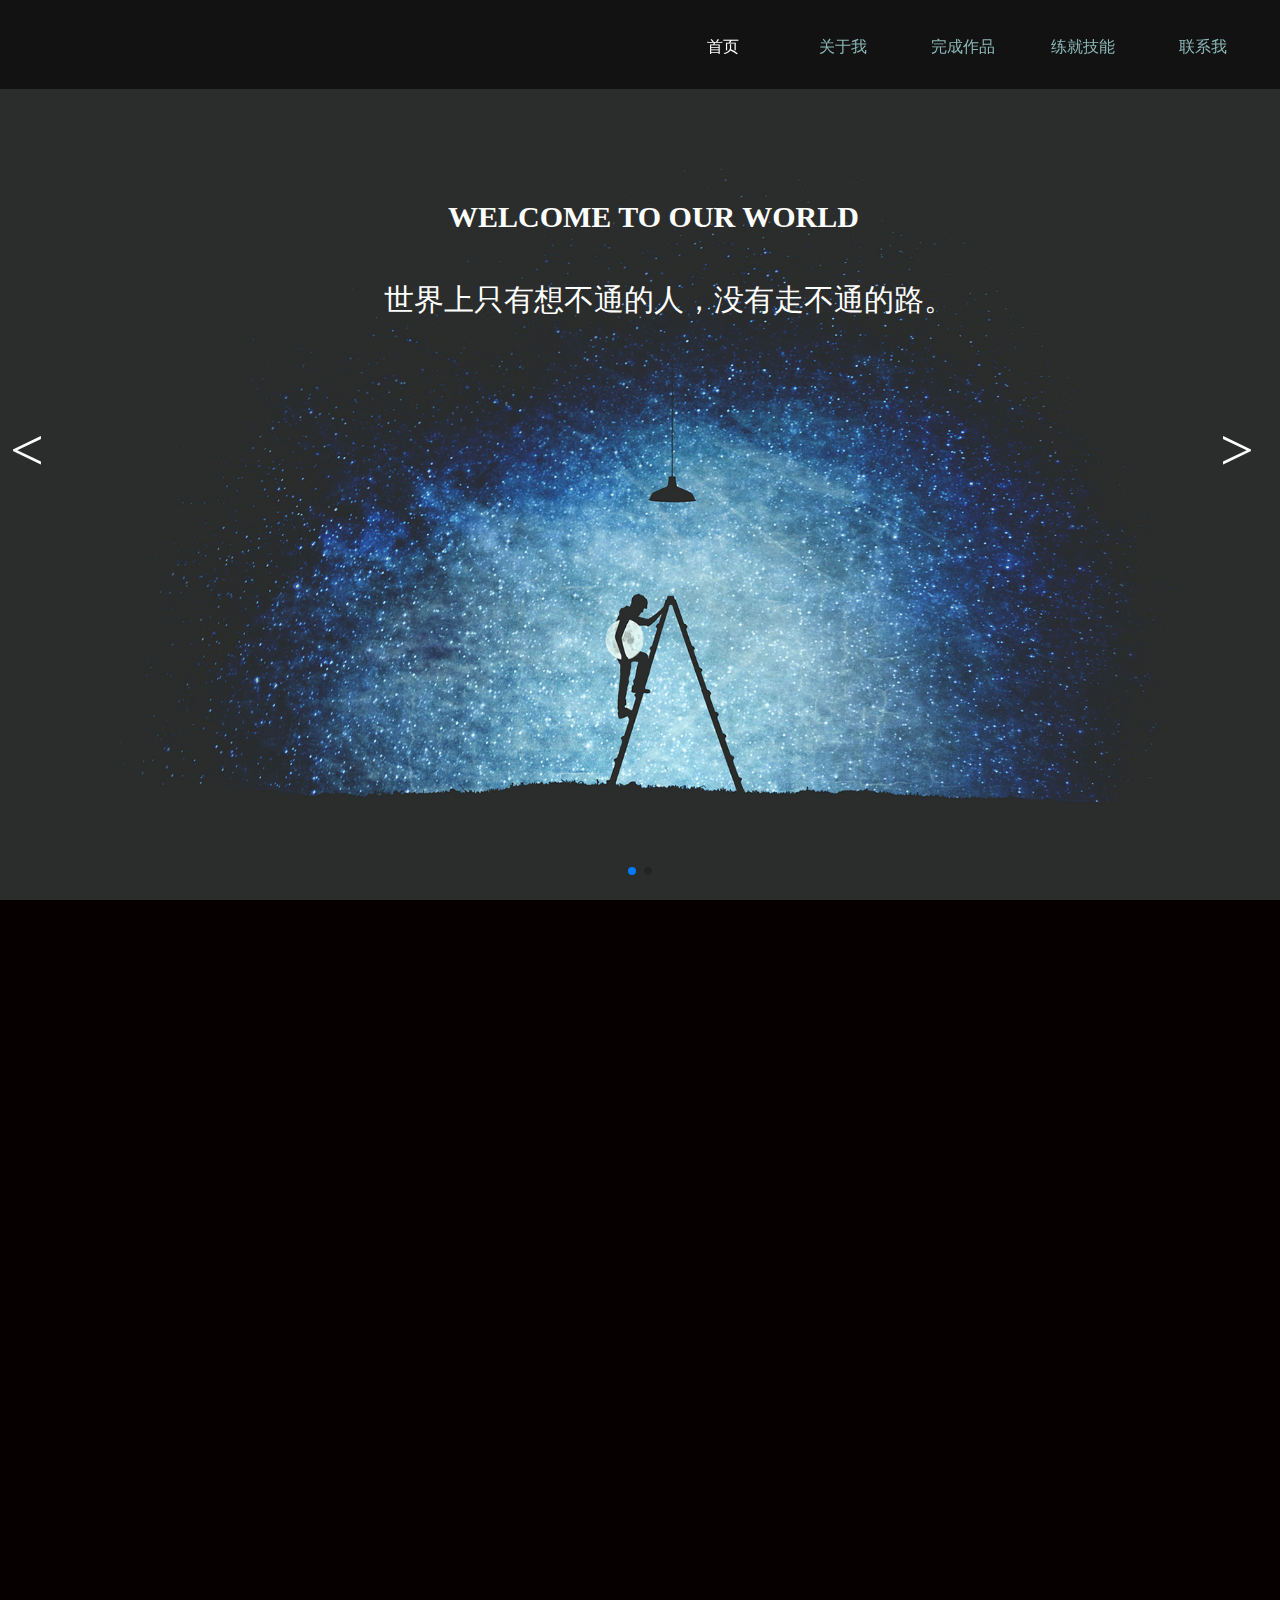
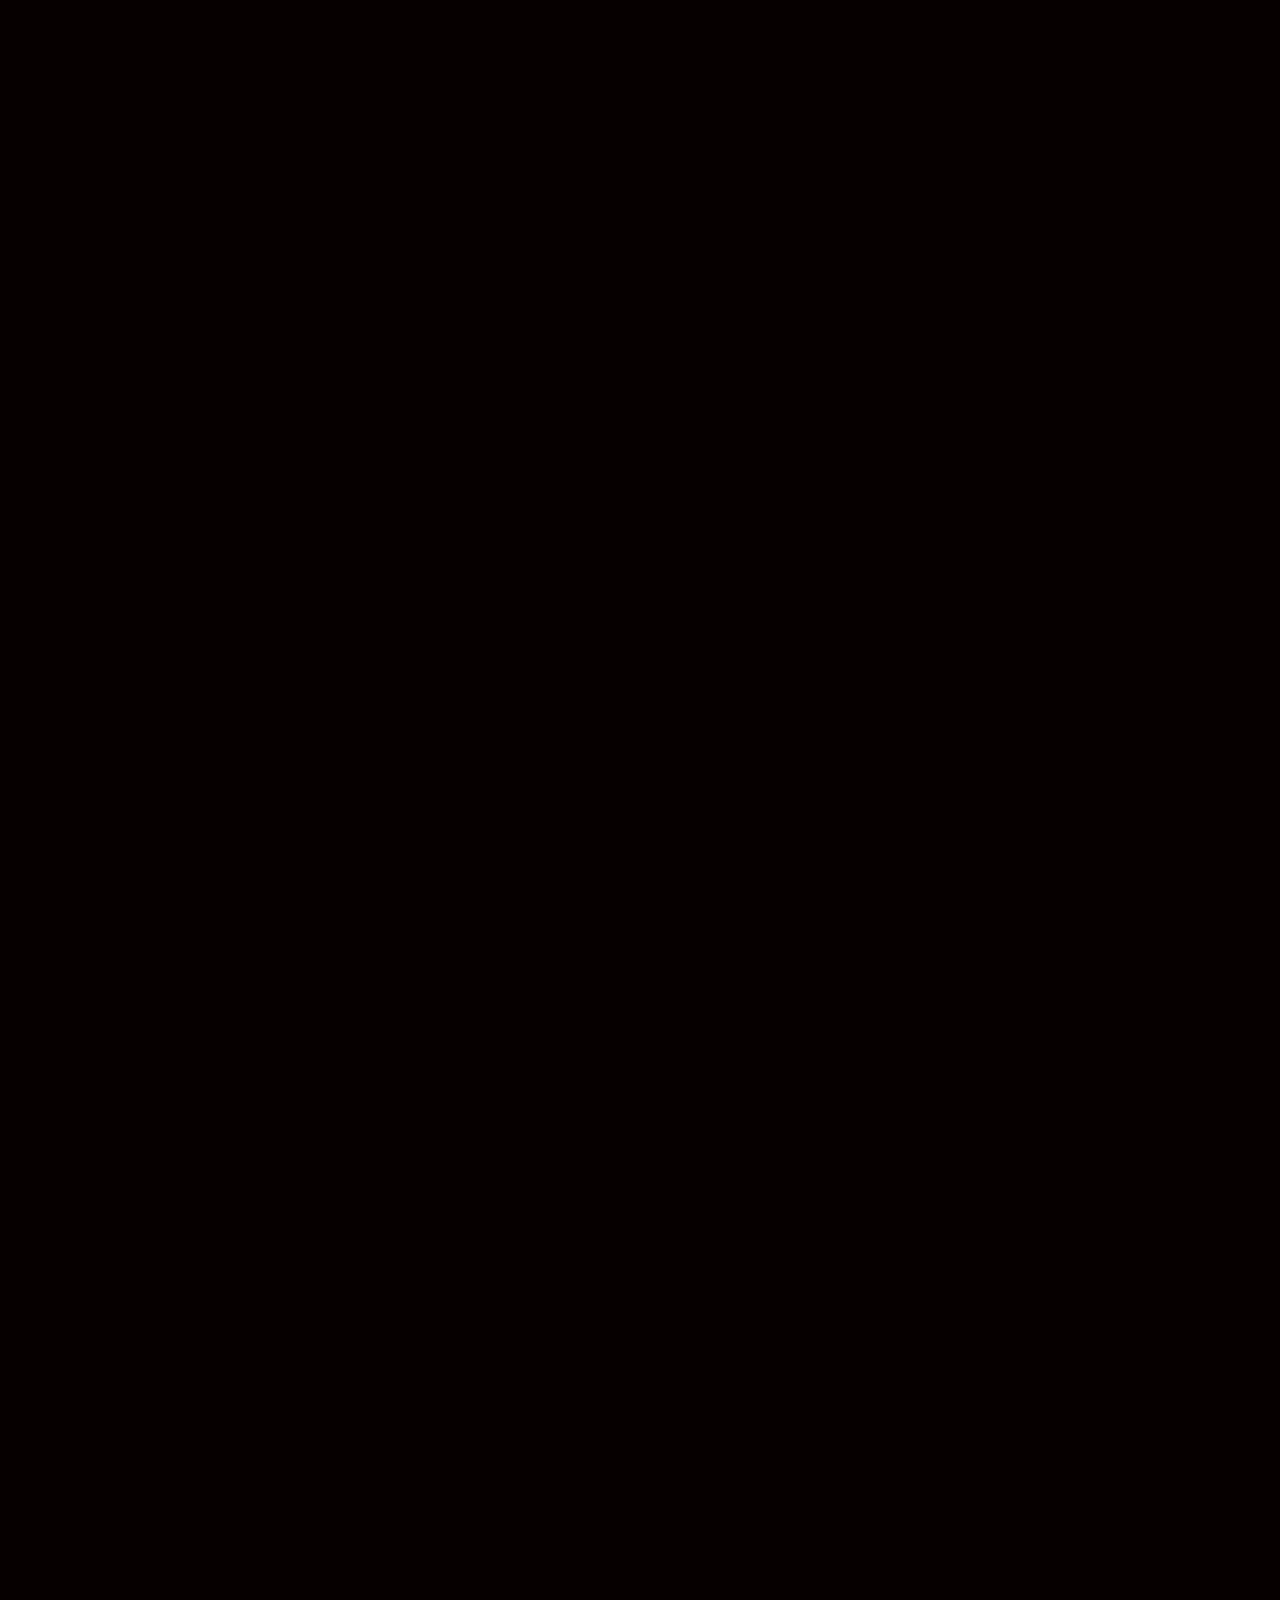
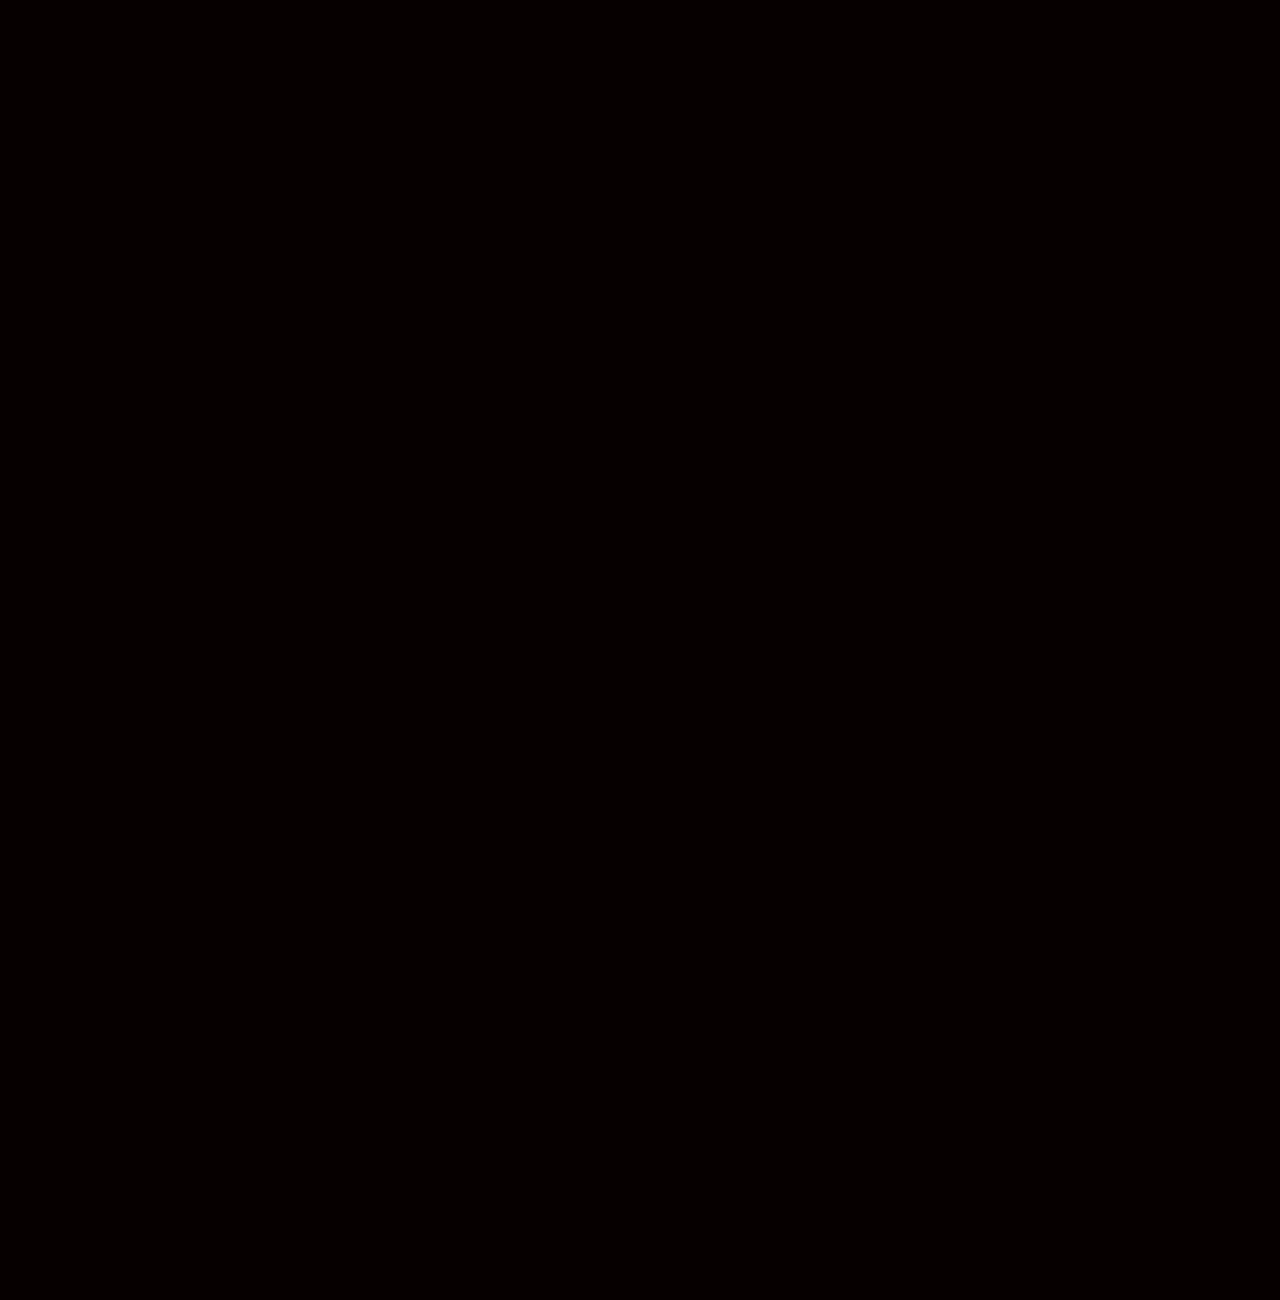
<file: index.html>
<!doctype html>
<html lang="en">
<head>
    <meta charset="UTF-8">
    <meta name="viewport"
          content="width=device-width, user-scalable=no, initial-scale=1.0, maximum-scale=1.0, minimum-scale=1.0">
    <meta http-equiv="X-UA-Compatible" content="ie=edge">
    <title>个人简历</title>
    <link rel="stylesheet" href="css/jquery.fullPage.css">
    <link rel="stylesheet" href="css/swiper.min.css">
    <link rel="stylesheet" href="css/index.css">
    <link rel="stylesheet" href="iconfont/iconfont.css">

</head>
<body>
<div id="container">
    <div id="menu">
        <div class="qu">
            <div class="logo"></div>
            <ul>
                <li data-menuanchor="p1"><a href="#p1" class="active">首页</a></li>
                <li data-menuanchor="p2"><a href="#p2">关于我</a></li>
                <li data-menuanchor="p3"><a href="#p3">完成作品</a></li>
                <li data-menuanchor="p4"><a href="#p4">练就技能</a></li>
                <li data-menuanchor="p5"><a href="#p5">联系我</a></li>
            </ul>
        </div>
    </div>
    <div class="section">
        <div class="swiper-container">
            <div class="swiper-wrapper">
                <div class="swiper-slide">
                    <img src="img/1214905.jpg" alt="">
                    <h2>WELCOME TO OUR WORLD</h2>
                    <p>世界上只有想不通的人，没有走不通的路。</p>
                </div>
                <div class="swiper-slide">
                    <img src="img/bg5.jpg" alt="">
                </div>
            </div>
            <!-- Add Pagination -->
            <div class="swiper-pagination"></div>
            <!-- Add Arrows -->
            <div class="swiper-next">&gt;</div>
            <div class="swiper-prev">&lt;</div>
        </div>
    </div>
    <div class="section">
        <div class="spq">
            <div class="two-left">
                <h2>ABOU</h2>
                <p>没有什么可以阻挡， </p>
                <div class="pl">
                    <img src="img/p2.jpg" alt="">
                </div>
            </div>
            <div class="two-right">
            <h2>T ME</h2>
            <p>我对自由的向往~</p>
            <div class="lp">
                <h3>自我介绍</h3>
                <span>  我叫张研研，21岁，家住山西临汾。<br>

					                        我一直认为用心、踏实是做好每一件是的基础，是取得成功必不可少的条件，而热情、真诚是待人必不可少的条件，也是取得良好人际关系的必要条件。<br>

					                        我相信世上无难事只怕有心人，积极乐观、自信细心的性格让我在学习生活中表现突出收获颇丰，也相信这些品质可以为我今后的工作带来些许优势，让我以更踏实地心态去完成好每一件工作。</span>
            </div>
        </div>
        </div>
    </div>
    <div class="section">
        <div class="set">
            <div class="ops">
            <div class="scene">
                <div class="xiamu">
                    <h1>完成作品</h1>
                    <p>只有一条路不能选择--那就是放弃的路；只有一条路不能拒绝--那就是成长的路。</p>
                </div>
                <ul>
                    <li>
                        <a class="neib" href="https://xiaoxi123qwe.github.io/xiaomi/">
                            <img src="img/gallery_02.jpg" alt="" class="xu">
                            <div class="zheb">
                                <div class="dak">
                                    <div class="qq">
                                        <div class="yuan"><i class="liu iconfont icon-sousuo"></i></div>
                                        <div class="yuan"><i class="liu iconfont icon-lianjie"></i></div>
                                    </div>
                                    <h2>小米商城</h2>
                                    <p>Logo Design</p>
                                </div>
                            </div>
                        </a>
                    </li>
                    <li>
                        <a class="neib" href="https://xiaoxi123qwe.github.io/suning/">
                            <img src="img/gallery_04.jpg" alt="" class="xu">
                            <div class="zheb">
                                <div class="dak">
                                    <div class="qq">
                                        <div class="yuan"><i class="liu iconfont icon-sousuo"></i></div>
                                        <div class="yuan"><i class="liu iconfont icon-lianjie"></i></div>
                                    </div>
                                    <h2>苏宁官网</h2>
                                    <p>Logo Design</p>
                                </div>
                            </div>
                        </a>
                    </li>
                    <li>
                        <a class="neib" href="https://xiaoxi123qwe.github.io/tianmao/">
                            <img src="img/gallery_03.jpg" alt="" class="xu">
                            <div class="zheb">
                                <div class="dak">
                                    <div class="qq">
                                        <div class="yuan"><i class="liu iconfont icon-sousuo"></i></div>
                                        <div class="yuan"><i class="liu iconfont icon-lianjie"></i></div>
                                    </div>
                                    <h2>天猫官网</h2>
                                    <p>Logo Design</p>
                                </div>
                            </div>
                        </a>
                    </li>
                    <li>
                        <a class="neib" href="https://xiaoxi123qwe.github.io/yiju/">
                            <img src="img/gallery_05.jpg" alt="" class="xu">
                            <div class="zheb">
                                <div class="dak">
                                    <div class="qq">
                                        <div class="yuan"><i class="liu iconfont icon-sousuo"></i></div>
                                        <div class="yuan"><i class="liu iconfont icon-lianjie"></i></div>
                                    </div>
                                    <h2>宜居时代</h2>
                                    <p>Logo Design</p>
                                </div>
                            </div>
                        </a>
                    </li>
                    <li>
                        <a class="neib" href="https://xiaoxi123qwe.github.io/weather/">
                            <img src="img/gallery_01.jpg" alt="" class="xu">
                            <div class="zheb">
                                <div class="dak">
                                    <div class="qq">
                                        <div class="yuan"><i class="liu iconfont icon-sousuo"></i></div>
                                        <div class="yuan"><i class="liu iconfont icon-lianjie"></i></div>
                                    </div>
                                    <h2>天气APP</h2>
                                    <p>Logo Design</p>
                                </div>
                            </div>
                        </a>
                    </li>
                    <li>
                        <a class="neib" href="https://xiaoxi123qwe.github.io/todo/index.html">
                            <img src="img/gallery_01.jpg" alt="" class="xu">
                            <div class="zheb">
                                <div class="dak">
                                    <div class="qq">
                                        <div class="yuan"><i class="liu iconfont icon-sousuo"></i></div>
                                        <div class="yuan"><i class="liu iconfont icon-lianjie"></i></div>
                                    </div>
                                    <h2>todo</h2>
                                    <p>Logo Design</p>
                                </div>
                            </div>
                        </a>
                    </li>
                </ul>
                <div class="next"> ></div>
                <div class="prev">< </div>
            </div>
        </div>
        </div>
    </div>
    <div class="section">
        <div class="swiper-container">
            <div class="swiper-wrapper">
                <div class="swiper-slide">
                    <div class="cd">
                        <div class="jie">
                            <h1>练就技能</h1>
                            <p>生活不是等待风暴过去，而是学会在雨中翩翩起舞。</p>
                        </div>
                        <div class="item">
                            <div class="web">
                                <img src="img/jn1.jpg" alt="">
                                <h4>素描</h4>
                                <p>素描是绘画的基础，绘画的骨骼。</p>
                            </div>
                            <div class="web">
                                <img src="img/jn2.jpg" alt="">
                                <h4>PhotoShop</h4>
                                <p>Adobe Photoshop，简称“PS”，是由Adobe Systems开发和发行的图像处理软件。</p>
                            </div>
                            <div class="web">
                                <img src="img/jn3.jpg" alt="">
                                <h4>HTML</h4>
                                <p>超级文本标记语言是标准通用标记语言下的一个应用，也是一种规范，一种标准， 它通过标记符号来标记要显示的网页中的各个部分。</p>
                            </div>
                        </div>
                    </div>
                </div>
                <div class="swiper-slide">
                    <div class="cd">
                        <div class="jie">
                            <h1>练就技能</h1>
                            <p>生活不是等待风暴过去，而是学会在雨中翩翩起舞。</p>
                        </div>
                        <div class="item">
                            <div class="web">
                                <img src="img/jn4.jpg" alt="">
                                <h4>css</h4>
                                <p>层叠样式表(英文全称：Cascading Style Sheets)是一种用来表现HTML（标准通用标记语言的一个应用）或XML（标准通用标记语言的一个子集）等文件样式的计算机语言。</p>
                            </div>
                            <div class="web">
                                <img src="img/jn5.jpg" alt="">
                                <h4>JavaScript</h4>
                                <p>JavaScript是一种属于网络的脚本语言,已经被广泛用于Web应用开发,常用来为网页添加各式各样的动态功能,为用户提供更流畅美观的浏览效果。</p>
                            </div>
                            <div class="web">
                                <img src="img/jn6.jpg" alt="">
                                <h4>PHP</h4>
                                <p>PHP（外文名:PHP: Hypertext Preprocessor，中文名：“超文本预处理器”）是一种通用开源脚本语言。</p>
                            </div>
                        </div>
                    </div>
                </div>
            </div>
            <!-- Add Pagination -->
            <div class="swiper-pagination"></div>
            <!-- Add Arrows -->
            <div class="swiper-next">&gt;</div>
            <div class="swiper-prev">&lt;</div>
        </div>
    </div>
    <div class="section">
        <div class="rw">
        <div class="ta">
            <div class="container">
                <div class="muxu">
                    <h1>联系我</h1>
                    <p>耐得住寂寞，做得成大事。</p>
                </div>
                <div class="row">
                    <div class="row_left">
                        <input type="text" placeholder="write you name" name="neme" id="fc">
                        <input type="email" placeholder="writer you email" name="email" id="fb">
                        <textarea name="" id="" cols="30" rows="6"></textarea>
                        <input type="submit" value="提交" id="fn">
                    </div>
                    <div class="row_right">
                            <div class="hans">
                            <div class="hang">
                                <div class="fax">
                                    <i class="iconfont icon-icon"></i>
                                </div>
                                <p>太原市平阳路学府街口<br>凯通大厦</p>
                        </div>
                        </div>
                        <div class="hans">
                            <div class="hang">
                                <div class="fax"><i class="iconfont icon-dingdanxiangqingdadianhua"></i></div>
                                <p>手机号：15235799534<br> qq:2209564882</p>
                        </div>
                        </div>
                        <div class="hans">
                            <div class="hang">
                                <div class="fax"><i class="iconfont icon-youjian"></i></div>
                                <p>邮箱号：<br>2209564882@qq.com</p>
                            </div>
                        </div>
                    </div>
                </div>
            </div>
        </div>
        </div>
    </div>
    <!--5屏完-->
</div>
</body>
<script src="js/jquery-3.2.1.js"></script>
<script src="js/jquery.easing.1.3.js"></script>
<script src="js/jquery.fullPage.min.js"></script>
<script src="js/swiper.min.js"></script>
<script src="js/jquery.transit.js"></script>
<script src="js/index.js"></script>
<script>
    $("#container").fullpage({
        verticalCentered: false,
        anchors: ["p1", "p2", "p3", "p4", "p5"],
        // sectionsColor: ["#ccc", "yellow", "red", "#f88", "#99f"],
        scrollingSpeed: 1000,
        navigation: true,
        navigationPosition: "right",
        // navigationTooltips: ["111", "222", "333", "444"],
        continuousVertical: true,
        fixedElements: "#menu",
        menu: "#menu",
        afterLoad: function (anchor, index) {
            if (index === 2) {
                $(".two-left").css("transform", "translateX(0)");
                $(".two-right").css("transform", "translateX(0)");
            }
            if (index === 3) {
                $(".scene ul")
                    .css("transform", "scale(1)")
                $(".xiamu")
                    .css("transform","translateY(0)")
            }
        },
        onLeave: function (index) {
            if (index === 2) {
                $(".two-left").css("transform", "translateX(-1000px)");
                $(".two-right").css("transform", "translateX(1000px)");
            }
            if(index===3){
                $(".scene ul")
                    .css("transform", "scale(0)")
                $(".xiamu")
                    .css("transform","translateY(-500)")
            }
        }
    });
</script>
</html>
</file>
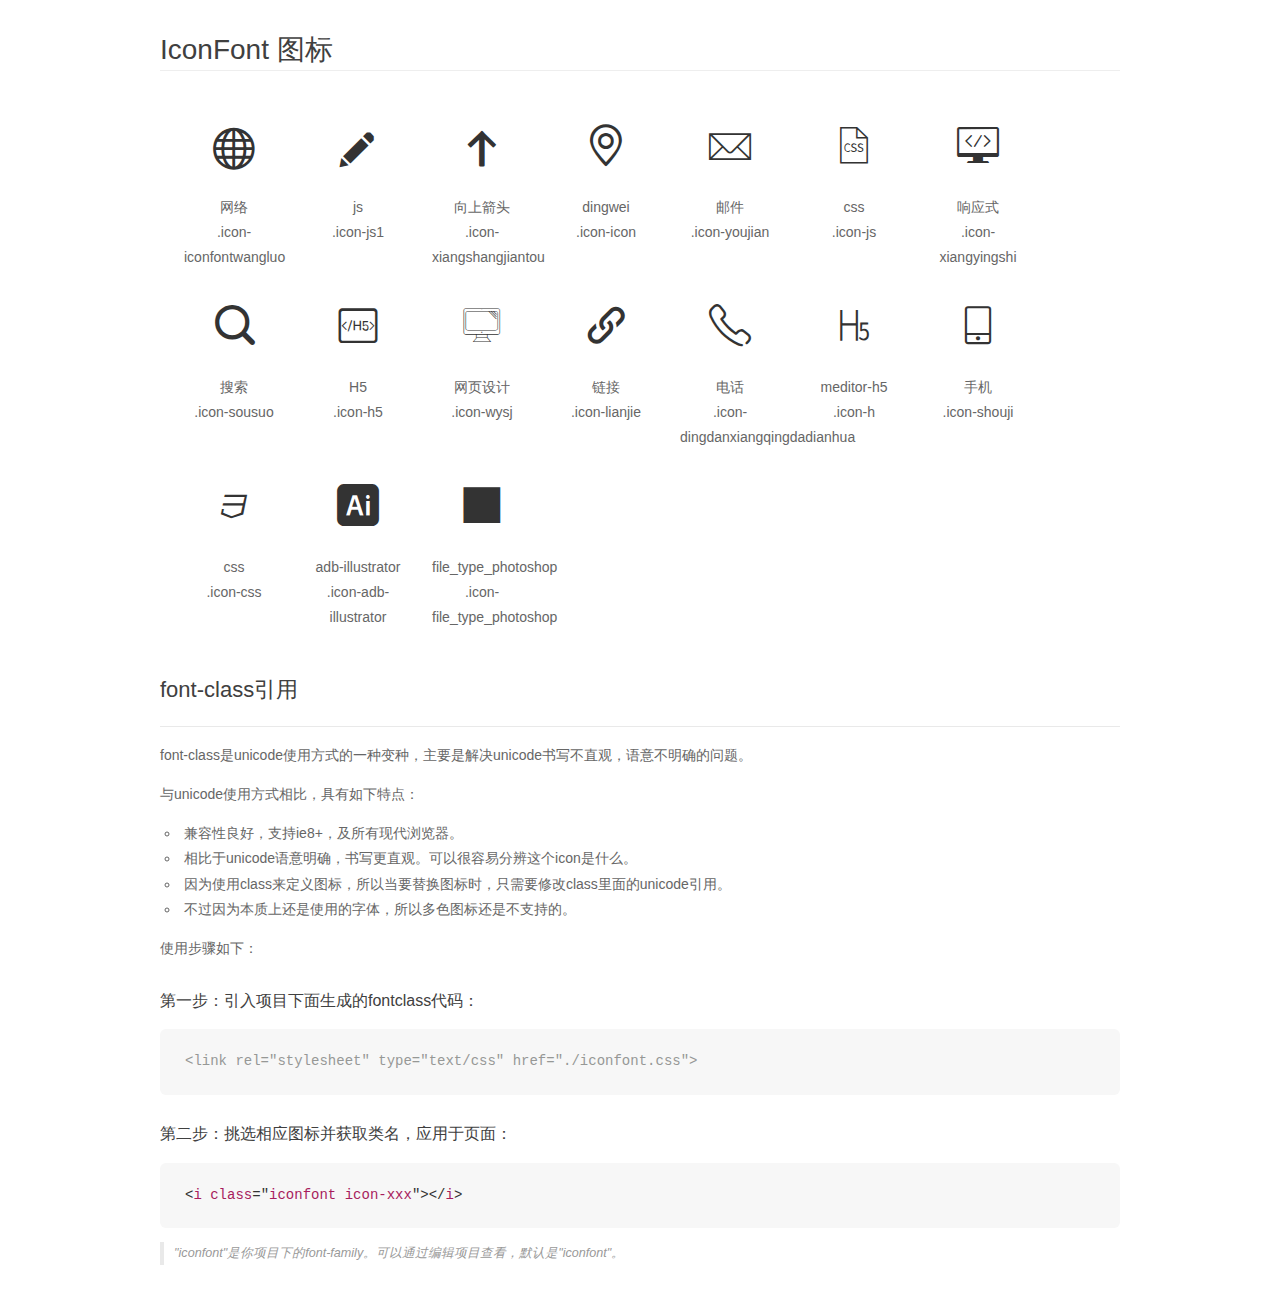
<file: iconfont/demo_fontclass.html>
<!DOCTYPE html>
<html>
<head>
    <meta charset="utf-8"/>
    <title>IconFont</title>
    <link rel="stylesheet" href="demo.css">
    <link rel="stylesheet" href="iconfont.css">
</head>
<body>
    <div class="main markdown">
        <h1>IconFont 图标</h1>
        <ul class="icon_lists clear">
            
                <li>
                <i class="icon iconfont icon-iconfontwangluo"></i>
                    <div class="name">网络</div>
                    <div class="fontclass">.icon-iconfontwangluo</div>
                </li>
            
                <li>
                <i class="icon iconfont icon-js1"></i>
                    <div class="name">js</div>
                    <div class="fontclass">.icon-js1</div>
                </li>
            
                <li>
                <i class="icon iconfont icon-xiangshangjiantou"></i>
                    <div class="name">向上箭头</div>
                    <div class="fontclass">.icon-xiangshangjiantou</div>
                </li>
            
                <li>
                <i class="icon iconfont icon-icon"></i>
                    <div class="name">dingwei</div>
                    <div class="fontclass">.icon-icon</div>
                </li>
            
                <li>
                <i class="icon iconfont icon-youjian"></i>
                    <div class="name">邮件</div>
                    <div class="fontclass">.icon-youjian</div>
                </li>
            
                <li>
                <i class="icon iconfont icon-js"></i>
                    <div class="name">css</div>
                    <div class="fontclass">.icon-js</div>
                </li>
            
                <li>
                <i class="icon iconfont icon-xiangyingshi"></i>
                    <div class="name">响应式</div>
                    <div class="fontclass">.icon-xiangyingshi</div>
                </li>
            
                <li>
                <i class="icon iconfont icon-sousuo"></i>
                    <div class="name">搜索</div>
                    <div class="fontclass">.icon-sousuo</div>
                </li>
            
                <li>
                <i class="icon iconfont icon-h5"></i>
                    <div class="name">H5</div>
                    <div class="fontclass">.icon-h5</div>
                </li>
            
                <li>
                <i class="icon iconfont icon-wysj"></i>
                    <div class="name">网页设计</div>
                    <div class="fontclass">.icon-wysj</div>
                </li>
            
                <li>
                <i class="icon iconfont icon-lianjie"></i>
                    <div class="name">链接</div>
                    <div class="fontclass">.icon-lianjie</div>
                </li>
            
                <li>
                <i class="icon iconfont icon-dingdanxiangqingdadianhua"></i>
                    <div class="name">电话</div>
                    <div class="fontclass">.icon-dingdanxiangqingdadianhua</div>
                </li>
            
                <li>
                <i class="icon iconfont icon-h"></i>
                    <div class="name">meditor-h5</div>
                    <div class="fontclass">.icon-h</div>
                </li>
            
                <li>
                <i class="icon iconfont icon-shouji"></i>
                    <div class="name">手机</div>
                    <div class="fontclass">.icon-shouji</div>
                </li>
            
                <li>
                <i class="icon iconfont icon-css"></i>
                    <div class="name">css</div>
                    <div class="fontclass">.icon-css</div>
                </li>
            
                <li>
                <i class="icon iconfont icon-adb-illustrator"></i>
                    <div class="name">adb-illustrator</div>
                    <div class="fontclass">.icon-adb-illustrator</div>
                </li>
            
                <li>
                <i class="icon iconfont icon-file_type_photoshop"></i>
                    <div class="name">file_type_photoshop</div>
                    <div class="fontclass">.icon-file_type_photoshop</div>
                </li>
            
        </ul>

        <h2 id="font-class-">font-class引用</h2>
        <hr>

        <p>font-class是unicode使用方式的一种变种，主要是解决unicode书写不直观，语意不明确的问题。</p>
        <p>与unicode使用方式相比，具有如下特点：</p>
        <ul>
        <li>兼容性良好，支持ie8+，及所有现代浏览器。</li>
        <li>相比于unicode语意明确，书写更直观。可以很容易分辨这个icon是什么。</li>
        <li>因为使用class来定义图标，所以当要替换图标时，只需要修改class里面的unicode引用。</li>
        <li>不过因为本质上还是使用的字体，所以多色图标还是不支持的。</li>
        </ul>
        <p>使用步骤如下：</p>
        <h3 id="-fontclass-">第一步：引入项目下面生成的fontclass代码：</h3>


        <pre><code class="lang-js hljs javascript"><span class="hljs-comment">&lt;link rel="stylesheet" type="text/css" href="./iconfont.css"&gt;</span></code></pre>
        <h3 id="-">第二步：挑选相应图标并获取类名，应用于页面：</h3>
        <pre><code class="lang-css hljs">&lt;<span class="hljs-selector-tag">i</span> <span class="hljs-selector-tag">class</span>="<span class="hljs-selector-tag">iconfont</span> <span class="hljs-selector-tag">icon-xxx</span>"&gt;&lt;/<span class="hljs-selector-tag">i</span>&gt;</code></pre>
        <blockquote>
        <p>"iconfont"是你项目下的font-family。可以通过编辑项目查看，默认是"iconfont"。</p>
        </blockquote>
    </div>
</body>
</html>
</file>
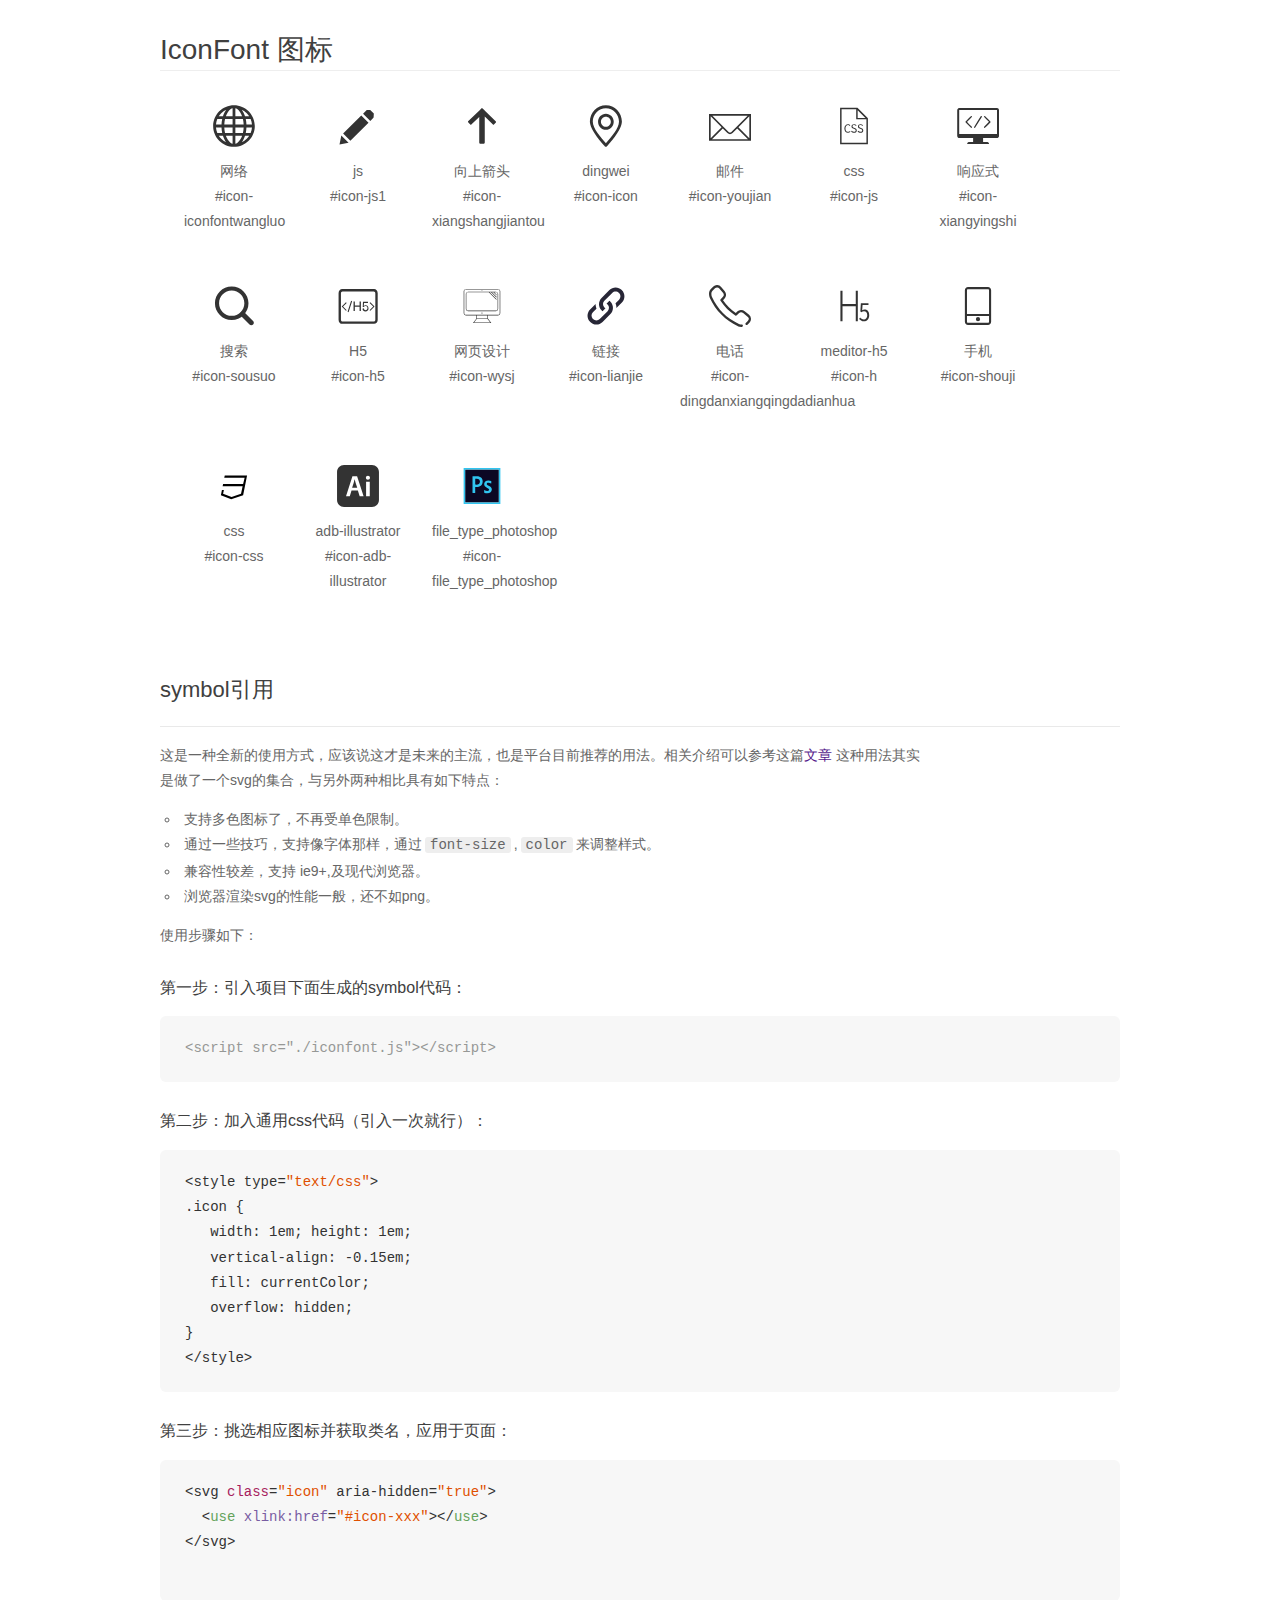
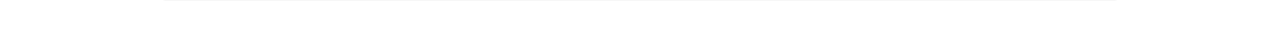
<file: iconfont/demo_symbol.html>
<!DOCTYPE html>
<html>
<head>
    <meta charset="utf-8"/>
    <title>IconFont</title>
    <link rel="stylesheet" href="demo.css">
    <script src="iconfont.js"></script>

    <style type="text/css">
        .icon {
          /* 通过设置 font-size 来改变图标大小 */
          width: 1em; height: 1em;
          /* 图标和文字相邻时，垂直对齐 */
          vertical-align: -0.15em;
          /* 通过设置 color 来改变 SVG 的颜色/fill */
          fill: currentColor;
          /* path 和 stroke 溢出 viewBox 部分在 IE 下会显示
             normalize.css 中也包含这行 */
          overflow: hidden;
        }

    </style>
</head>
<body>
    <div class="main markdown">
        <h1>IconFont 图标</h1>
        <ul class="icon_lists clear">
            
                <li>
                    <svg class="icon" aria-hidden="true">
                        <use xlink:href="#icon-iconfontwangluo"></use>
                    </svg>
                    <div class="name">网络</div>
                    <div class="fontclass">#icon-iconfontwangluo</div>
                </li>
            
                <li>
                    <svg class="icon" aria-hidden="true">
                        <use xlink:href="#icon-js1"></use>
                    </svg>
                    <div class="name">js</div>
                    <div class="fontclass">#icon-js1</div>
                </li>
            
                <li>
                    <svg class="icon" aria-hidden="true">
                        <use xlink:href="#icon-xiangshangjiantou"></use>
                    </svg>
                    <div class="name">向上箭头</div>
                    <div class="fontclass">#icon-xiangshangjiantou</div>
                </li>
            
                <li>
                    <svg class="icon" aria-hidden="true">
                        <use xlink:href="#icon-icon"></use>
                    </svg>
                    <div class="name">dingwei</div>
                    <div class="fontclass">#icon-icon</div>
                </li>
            
                <li>
                    <svg class="icon" aria-hidden="true">
                        <use xlink:href="#icon-youjian"></use>
                    </svg>
                    <div class="name">邮件</div>
                    <div class="fontclass">#icon-youjian</div>
                </li>
            
                <li>
                    <svg class="icon" aria-hidden="true">
                        <use xlink:href="#icon-js"></use>
                    </svg>
                    <div class="name">css</div>
                    <div class="fontclass">#icon-js</div>
                </li>
            
                <li>
                    <svg class="icon" aria-hidden="true">
                        <use xlink:href="#icon-xiangyingshi"></use>
                    </svg>
                    <div class="name">响应式</div>
                    <div class="fontclass">#icon-xiangyingshi</div>
                </li>
            
                <li>
                    <svg class="icon" aria-hidden="true">
                        <use xlink:href="#icon-sousuo"></use>
                    </svg>
                    <div class="name">搜索</div>
                    <div class="fontclass">#icon-sousuo</div>
                </li>
            
                <li>
                    <svg class="icon" aria-hidden="true">
                        <use xlink:href="#icon-h5"></use>
                    </svg>
                    <div class="name">H5</div>
                    <div class="fontclass">#icon-h5</div>
                </li>
            
                <li>
                    <svg class="icon" aria-hidden="true">
                        <use xlink:href="#icon-wysj"></use>
                    </svg>
                    <div class="name">网页设计</div>
                    <div class="fontclass">#icon-wysj</div>
                </li>
            
                <li>
                    <svg class="icon" aria-hidden="true">
                        <use xlink:href="#icon-lianjie"></use>
                    </svg>
                    <div class="name">链接</div>
                    <div class="fontclass">#icon-lianjie</div>
                </li>
            
                <li>
                    <svg class="icon" aria-hidden="true">
                        <use xlink:href="#icon-dingdanxiangqingdadianhua"></use>
                    </svg>
                    <div class="name">电话</div>
                    <div class="fontclass">#icon-dingdanxiangqingdadianhua</div>
                </li>
            
                <li>
                    <svg class="icon" aria-hidden="true">
                        <use xlink:href="#icon-h"></use>
                    </svg>
                    <div class="name">meditor-h5</div>
                    <div class="fontclass">#icon-h</div>
                </li>
            
                <li>
                    <svg class="icon" aria-hidden="true">
                        <use xlink:href="#icon-shouji"></use>
                    </svg>
                    <div class="name">手机</div>
                    <div class="fontclass">#icon-shouji</div>
                </li>
            
                <li>
                    <svg class="icon" aria-hidden="true">
                        <use xlink:href="#icon-css"></use>
                    </svg>
                    <div class="name">css</div>
                    <div class="fontclass">#icon-css</div>
                </li>
            
                <li>
                    <svg class="icon" aria-hidden="true">
                        <use xlink:href="#icon-adb-illustrator"></use>
                    </svg>
                    <div class="name">adb-illustrator</div>
                    <div class="fontclass">#icon-adb-illustrator</div>
                </li>
            
                <li>
                    <svg class="icon" aria-hidden="true">
                        <use xlink:href="#icon-file_type_photoshop"></use>
                    </svg>
                    <div class="name">file_type_photoshop</div>
                    <div class="fontclass">#icon-file_type_photoshop</div>
                </li>
            
        </ul>


        <h2 id="symbol-">symbol引用</h2>
        <hr>

        <p>这是一种全新的使用方式，应该说这才是未来的主流，也是平台目前推荐的用法。相关介绍可以参考这篇<a href="">文章</a>
        这种用法其实是做了一个svg的集合，与另外两种相比具有如下特点：</p>
        <ul>
          <li>支持多色图标了，不再受单色限制。</li>
          <li>通过一些技巧，支持像字体那样，通过<code>font-size</code>,<code>color</code>来调整样式。</li>
          <li>兼容性较差，支持 ie9+,及现代浏览器。</li>
          <li>浏览器渲染svg的性能一般，还不如png。</li>
        </ul>
        <p>使用步骤如下：</p>
        <h3 id="-symbol-">第一步：引入项目下面生成的symbol代码：</h3>
        <pre><code class="lang-js hljs javascript"><span class="hljs-comment">&lt;script src="./iconfont.js"&gt;&lt;/script&gt;</span></code></pre>
        <h3 id="-css-">第二步：加入通用css代码（引入一次就行）：</h3>
        <pre><code class="lang-js hljs javascript">&lt;style type=<span class="hljs-string">"text/css"</span>&gt;
.icon {
   width: <span class="hljs-number">1</span>em; height: <span class="hljs-number">1</span>em;
   vertical-align: <span class="hljs-number">-0.15</span>em;
   fill: currentColor;
   overflow: hidden;
}
&lt;<span class="hljs-regexp">/style&gt;</span></code></pre>
        <h3 id="-">第三步：挑选相应图标并获取类名，应用于页面：</h3>
        <pre><code class="lang-js hljs javascript">&lt;svg <span class="hljs-class"><span class="hljs-keyword">class</span></span>=<span class="hljs-string">"icon"</span> aria-hidden=<span class="hljs-string">"true"</span>&gt;<span class="xml"><span class="hljs-tag">
  &lt;<span class="hljs-name">use</span> <span class="hljs-attr">xlink:href</span>=<span class="hljs-string">"#icon-xxx"</span>&gt;</span><span class="hljs-tag">&lt;/<span class="hljs-name">use</span>&gt;</span>
</span>&lt;<span class="hljs-regexp">/svg&gt;
        </span></code></pre>
    </div>
</body>
</html>
</file>
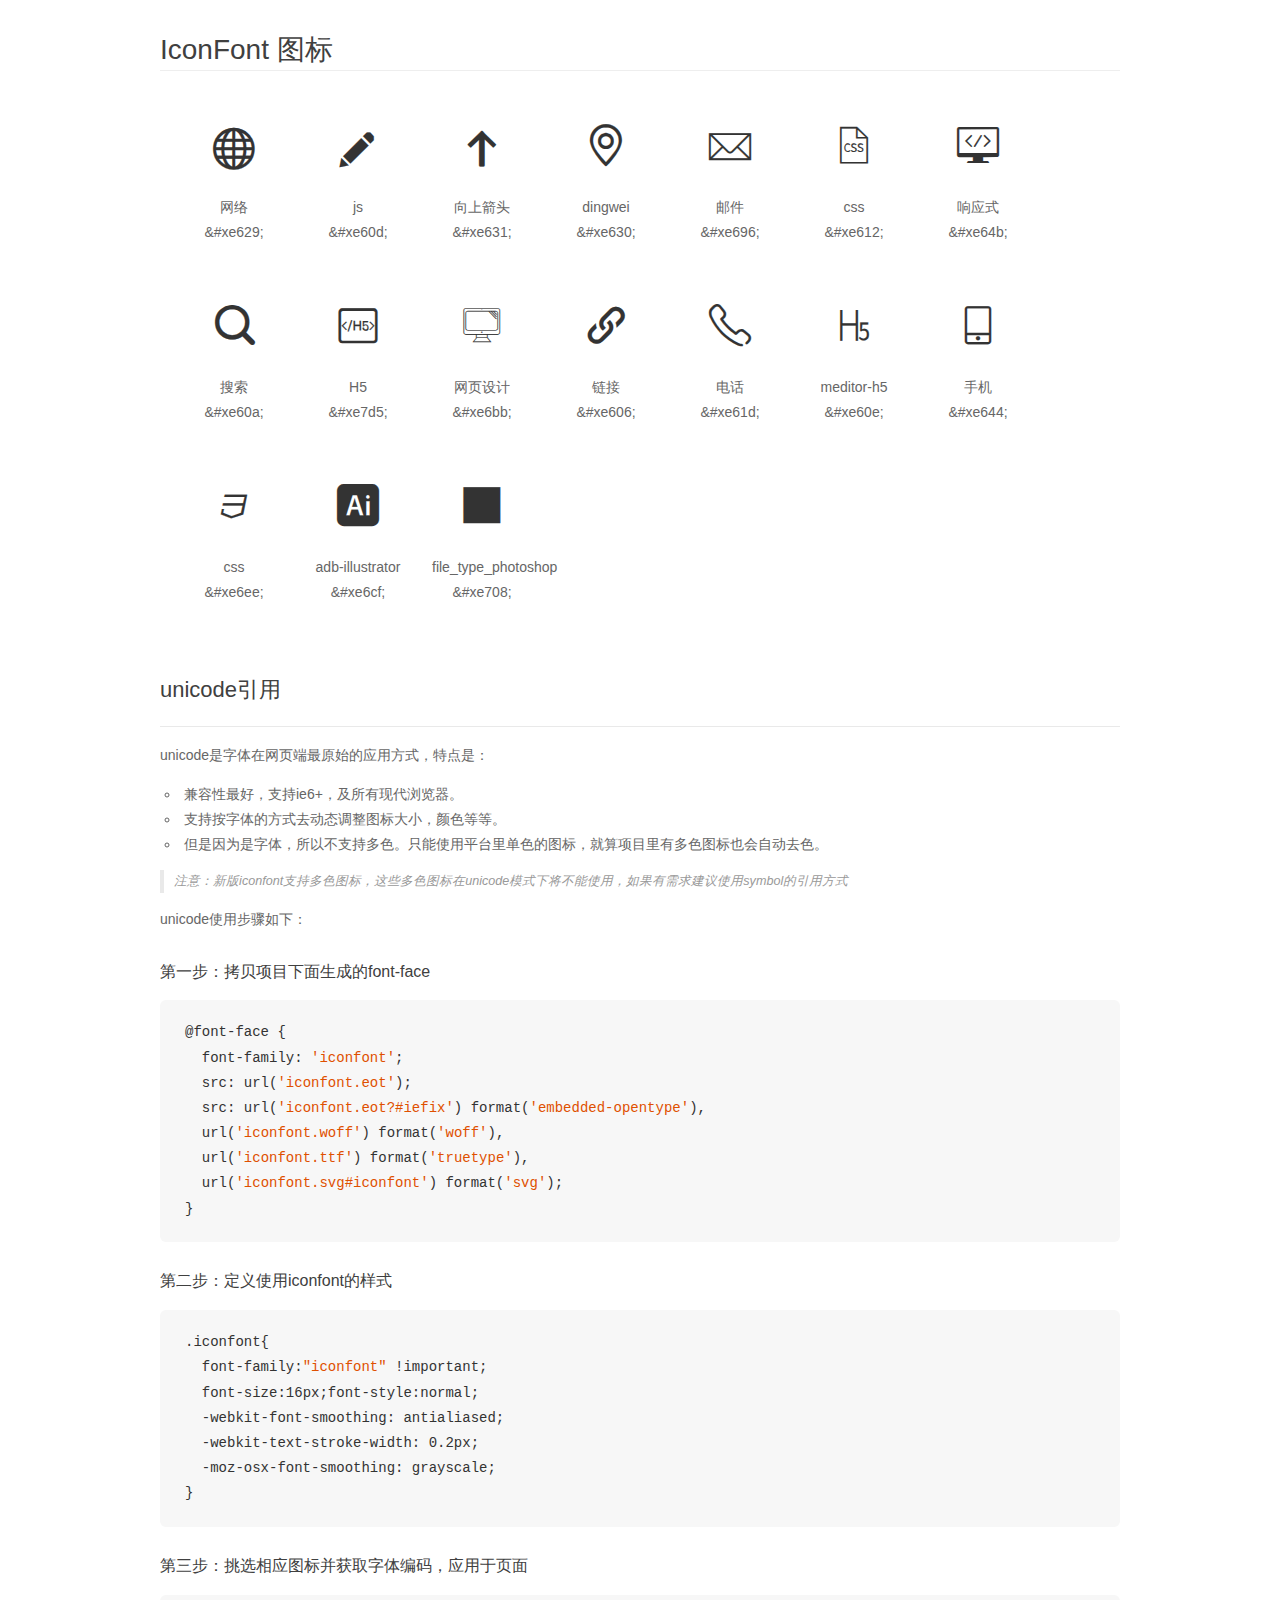
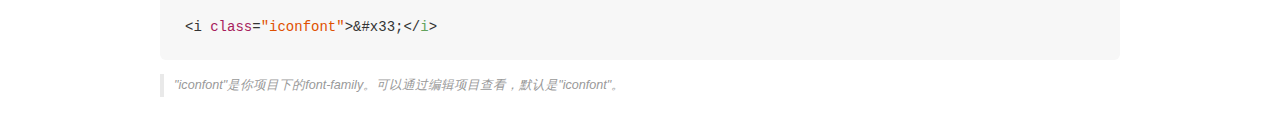
<file: iconfont/demo_unicode.html>
<!DOCTYPE html>
<html>
<head>
    <meta charset="utf-8"/>
    <title>IconFont</title>
    <link rel="stylesheet" href="demo.css">

    <style type="text/css">

        @font-face {font-family: "iconfont";
          src: url('iconfont.eot'); /* IE9*/
          src: url('iconfont.eot#iefix') format('embedded-opentype'), /* IE6-IE8 */
          url('iconfont.woff') format('woff'), /* chrome, firefox */
          url('iconfont.ttf') format('truetype'), /* chrome, firefox, opera, Safari, Android, iOS 4.2+*/
          url('iconfont.svg#iconfont') format('svg'); /* iOS 4.1- */
        }

        .iconfont {
          font-family:"iconfont" !important;
          font-size:16px;
          font-style:normal;
          -webkit-font-smoothing: antialiased;
          -webkit-text-stroke-width: 0.2px;
          -moz-osx-font-smoothing: grayscale;
        }

    </style>
</head>
<body>
    <div class="main markdown">
        <h1>IconFont 图标</h1>
        <ul class="icon_lists clear">
            
                <li>
                <i class="icon iconfont">&#xe629;</i>
                    <div class="name">网络</div>
                    <div class="code">&amp;#xe629;</div>
                </li>
            
                <li>
                <i class="icon iconfont">&#xe60d;</i>
                    <div class="name">js</div>
                    <div class="code">&amp;#xe60d;</div>
                </li>
            
                <li>
                <i class="icon iconfont">&#xe631;</i>
                    <div class="name">向上箭头</div>
                    <div class="code">&amp;#xe631;</div>
                </li>
            
                <li>
                <i class="icon iconfont">&#xe630;</i>
                    <div class="name">dingwei</div>
                    <div class="code">&amp;#xe630;</div>
                </li>
            
                <li>
                <i class="icon iconfont">&#xe696;</i>
                    <div class="name">邮件</div>
                    <div class="code">&amp;#xe696;</div>
                </li>
            
                <li>
                <i class="icon iconfont">&#xe612;</i>
                    <div class="name">css</div>
                    <div class="code">&amp;#xe612;</div>
                </li>
            
                <li>
                <i class="icon iconfont">&#xe64b;</i>
                    <div class="name">响应式</div>
                    <div class="code">&amp;#xe64b;</div>
                </li>
            
                <li>
                <i class="icon iconfont">&#xe60a;</i>
                    <div class="name">搜索</div>
                    <div class="code">&amp;#xe60a;</div>
                </li>
            
                <li>
                <i class="icon iconfont">&#xe7d5;</i>
                    <div class="name">H5</div>
                    <div class="code">&amp;#xe7d5;</div>
                </li>
            
                <li>
                <i class="icon iconfont">&#xe6bb;</i>
                    <div class="name">网页设计</div>
                    <div class="code">&amp;#xe6bb;</div>
                </li>
            
                <li>
                <i class="icon iconfont">&#xe606;</i>
                    <div class="name">链接</div>
                    <div class="code">&amp;#xe606;</div>
                </li>
            
                <li>
                <i class="icon iconfont">&#xe61d;</i>
                    <div class="name">电话</div>
                    <div class="code">&amp;#xe61d;</div>
                </li>
            
                <li>
                <i class="icon iconfont">&#xe60e;</i>
                    <div class="name">meditor-h5</div>
                    <div class="code">&amp;#xe60e;</div>
                </li>
            
                <li>
                <i class="icon iconfont">&#xe644;</i>
                    <div class="name">手机</div>
                    <div class="code">&amp;#xe644;</div>
                </li>
            
                <li>
                <i class="icon iconfont">&#xe6ee;</i>
                    <div class="name">css</div>
                    <div class="code">&amp;#xe6ee;</div>
                </li>
            
                <li>
                <i class="icon iconfont">&#xe6cf;</i>
                    <div class="name">adb-illustrator</div>
                    <div class="code">&amp;#xe6cf;</div>
                </li>
            
                <li>
                <i class="icon iconfont">&#xe708;</i>
                    <div class="name">file_type_photoshop</div>
                    <div class="code">&amp;#xe708;</div>
                </li>
            
        </ul>
        <h2 id="unicode-">unicode引用</h2>
        <hr>

        <p>unicode是字体在网页端最原始的应用方式，特点是：</p>
        <ul>
        <li>兼容性最好，支持ie6+，及所有现代浏览器。</li>
        <li>支持按字体的方式去动态调整图标大小，颜色等等。</li>
        <li>但是因为是字体，所以不支持多色。只能使用平台里单色的图标，就算项目里有多色图标也会自动去色。</li>
        </ul>
        <blockquote>
        <p>注意：新版iconfont支持多色图标，这些多色图标在unicode模式下将不能使用，如果有需求建议使用symbol的引用方式</p>
        </blockquote>
        <p>unicode使用步骤如下：</p>
        <h3 id="-font-face">第一步：拷贝项目下面生成的font-face</h3>
        <pre><code class="lang-js hljs javascript">@font-face {
  font-family: <span class="hljs-string">'iconfont'</span>;
  src: url(<span class="hljs-string">'iconfont.eot'</span>);
  src: url(<span class="hljs-string">'iconfont.eot?#iefix'</span>) format(<span class="hljs-string">'embedded-opentype'</span>),
  url(<span class="hljs-string">'iconfont.woff'</span>) format(<span class="hljs-string">'woff'</span>),
  url(<span class="hljs-string">'iconfont.ttf'</span>) format(<span class="hljs-string">'truetype'</span>),
  url(<span class="hljs-string">'iconfont.svg#iconfont'</span>) format(<span class="hljs-string">'svg'</span>);
}
</code></pre>
        <h3 id="-iconfont-">第二步：定义使用iconfont的样式</h3>
        <pre><code class="lang-js hljs javascript">.iconfont{
  font-family:<span class="hljs-string">"iconfont"</span> !important;
  font-size:<span class="hljs-number">16</span>px;font-style:normal;
  -webkit-font-smoothing: antialiased;
  -webkit-text-stroke-width: <span class="hljs-number">0.2</span>px;
  -moz-osx-font-smoothing: grayscale;
}
</code></pre>
        <h3 id="-">第三步：挑选相应图标并获取字体编码，应用于页面</h3>
        <pre><code class="lang-js hljs javascript">&lt;i <span class="hljs-class"><span class="hljs-keyword">class</span></span>=<span class="hljs-string">"iconfont"</span>&gt;&amp;#x33;<span class="xml"><span class="hljs-tag">&lt;/<span class="hljs-name">i</span>&gt;</span></span></code></pre>

        <blockquote>
        <p>"iconfont"是你项目下的font-family。可以通过编辑项目查看，默认是"iconfont"。</p>
        </blockquote>
    </div>


</body>
</html>
</file>
<file: css/index.css>
@import "base.css";
body{
    background-color: #060000;
}
.section {
    font-size: 60px;
}
#menu {
    width: 100%;
    height: 89px;
    position: fixed;
    left: 0;
    top: 0;
    background: #000;
    background: rgba(0,0,0,0.6);
    z-index:9999;
}
.qu{
    width: 1246px;
    height: 27px;
    margin: 0 auto;
    margin-top: 27px;
    padding: 5px;
}
.qu .logo{
    width: 100px;
    height: 100%;
    float: left;
}
.qu  ul {
    width: 600px;
    display: flex;
    justify-content: space-around;
    float: right;
}
#menu li{
    width:100px;
    text-align: center;
}
#menu li.active{
    background: #cc838e;
}
#menu a{
    color:#8CB7B7;
    font-size:16px;
    line-height:30px;
}
#menu a:hover{
    color: #fff;
}
#menu a.active{
    color: #fff;
}
.two-left{
    width:50%;
    height:100%;
    background:#000;
    float:left;
    transform:translateX(-1000px);
    transition:.5s all;
    overflow: hidden;
    position: relative;
}
.two-left h2,.two-right h2{
    font-size: 36px;
    color: #ffffff;
    margin-top: 83px;
}
.two-left h2{
    float: right;
}
.two-left p,.two-right p{
    font-size: 18px;
    color: #fff;
}
.two-left p{
    position: absolute;
    right: 0;
    top:130px;
    font-size: 18px;
    z-index: 999;
}
.two-right{
    width:50%;
    height:100%;
    background: #000;
    float:left;
    transform:translateX(1000px);
    transition:.5s all;
    position: relative;
}
.two-right h3{
    font-size: 36px;
    color: #fff;
    margin-left: 20px;
}

.swiper-container{
    /*width: 1366px;*/
    height: 100%;
    height: 100%;
    /*background: #ff41de;*/
    position: relative;
}
.swiper-slide{
    width: 100%;
    height: 100%;
}
.swiper-slide img{
    /*width: 1366px;*/
    /*height: 662px;*/
    width: 105%;
    height: 100%;
    display: block;
}
.swiper-next,.swiper-prev{
    width: 27px;
    height: 44px;
    position: absolute;
    top: 0;
    bottom: 0;
    margin-top:auto ;
    margin-bottom: auto;
    color: #fff ;
    text-align: center;
    line-height: 44px;
    font-size: 60px;
    z-index: 999;
}
.swiper-next{
    right: 33px;
}
.swiper-prev{
    left: 10px;
    margin-left: 0;
}
.swiper-slide h2,.swiper-slide p{
    font-size: 30px;
    color: #fff;
    position: absolute;
}
.swiper-slide h2{
    top: 200px;
    left: 35vw;
}
.swiper-slide p{
    top: 280px;
    left: 30vw;
}
.pl{
    /*width: 555px;*/
    /*height: 344px;*/
    margin: 0 auto;
    position: absolute;
    bottom: 0px;
    right: 40px;
    /*background: #333333;*/
}
.lp{
    position: absolute;
    left: 10px;
    top: 32%;
    height: 80%;
}
.pl img{
    width: 88%;
    height: 50%;
    display: block;
}
.lp h3{
    font-size: 36px;
    color: #fff;
    margin-left: 20px;
    margin-top: 20px;
}
.lp  span{
    font-size:18px;
    color: #fff;
    margin-left: 10px;
    line-height: 50px;
    display: block;
    padding-right: 35px;
    margin-top: 20px;
}


/*第五屏*/
.ta{
    width: 100%;
    /*height: 468px;*/
    height: 100%;
    padding: 110px 0;
    background: rgba(0,0,0,0.6);
}
.container{
    width: 1170px;
    height: 468px;
    margin: 0 auto;
}
.container .muxu{
    max-width: 600px;
    margin: 0 auto;
    margin-bottom: 56px;
}
.muxu h1{
    font-size: 36px;
    color: #fff;
    text-align: center;
}
.muxu p{
    font-size: 18px;
    color:  #fff;
    line-height: 22px;
    text-align: center;
}
.row{
    width: 1170px;
    height: 321px;
    position: relative;
}
.row .row_left{
    width: 752px;
    height: 100%;
    float: left;
}

#fc{
    width:100%;
    height: 50px;
}
#fb{
    width:100%;
    height: 50px;
}
#fc,#fb{
    border: none;
    border: 1px solid #f5f5f5;
    box-sizing: border-box;
    display: block;
}
textarea{
    border: none;
    border: 1px solid #f5f5f5;
    box-sizing: border-box;
}
textarea:focus{
    outline: none;
}
input:focus{
    outline: none;
}
textarea{
    width: 100%;
    height: 166px;
}
#fn{
    display: block;
    width:124px;
    height: 45px;
    background: #1A1A1A;
    color: #fff;
    position: absolute;
    bottom: 10px;
    left: 0;
    border: none;
}
.row_right{
    width: 390px;
    height: 270px;
    float: right;
}
.hans{
    width: 100%;
    display: flex;
    justify-content: flex-start;
}
.hans .hang{
    width:360px;
    height: 60%;
    margin-bottom: 30px;
    display: flex;
    justify-content: flex-start;
}
.hang .fax{
    width:60px;
    height: 60px;
    line-height: 60px;
    text-align: center;
}
.fax i{
    font-size:36px; 
    color:#fff;
    display: block;
}
.hang p{
    font-size: 16px;
    color: #fff;
}
.spq,.set{
    width: 100%;
    height: 100%;
    background: url("../img/094343f4oyq4o89z1u9ffz.jpg") center/cover;
    overflow: hidden;
}
.set{
    width: 100%;
    height: 100%;
    background: url("../img/bg1.png") center/cover;
}
.ops{
    width: 100%;
    height: 100%;
    background: rgba(0,0,0,0.6);
    overflow: hidden;
}
.scene{
    width: 700px;
    height: 600px;
    margin: 0 auto;
    border: 1px solid rgba(0,0,0,0);
    perspective:1000px;
    transform-style:preserve-3d;
    margin-top: 90px;

}
.scene ul{
    padding: 0;
    list-style: none;
    width: 300px;
    height: 300px;
    margin: 150px 200px;
    /*background: #ccc;*/
    transform-style:preserve-3d;
    transition: all 0.5s;
    transform-origin: center center -300px;
    position: relative;
    transform: scale(0);
}
.scene ul li{
    width: 100%;
    height: 100%;
    position: absolute;
    left: 0;
    top: 0;
    font-size: 30px;
    text-align: center;
    line-height: 200px;
    transform-origin: center center -300px;
    box-shadow: 0 0 10px 10px #fff;
}
.scene ul li:nth-child(1){
    background: #b2afb1;
    /*transform: translateY(-100px) rotateX(90deg);*/
    transform: rotateY(60deg);
}
.scene ul li:nth-child(2){
    background: greenyellow;
    /*transform: translateY(100px) rotateX(90deg);*/
    transform: rotateY(120deg);
}
.scene ul li:nth-child(3){
    background: yellow;
    /*transform: translateX(100px) rotateY(90deg);*/
    transform: rotateY(180deg);
}
.scene ul li:nth-child(4){
    background: green;
    /*transform: translateX(-100px) rotateY(-90deg);*/
    transform: rotateY(240deg);
}
.scene ul li:nth-child(5){
    background: #ff9900;
    /*transform: translateZ(100px);*/
    transform: rotateY(300deg);
}
.scene ul li:nth-child(6){
    background: blue;
    /*transform: translateZ(-100px) rotateY(180deg) ;*/
    transform: rotateY(360deg);
}
/*.scene:hover ul{*/
/*transform: rotate3d(1,1,1,360deg);*/
/*}*/
.next,.prev{
    width: 50px;
    height: 50px;
    position: absolute;
    border:1px solid red;
    border-radius: 50%;
    line-height: 50px;
    text-align: center;
    font-size: 30px;
    color: #fff;
    cursor: pointer;
    top: 0;
    bottom: 0;
    margin-top: auto;
    margin-bottom: auto;
}
.next{
    right: -20px;
}
.prev{
    left: -20px;
}
.xiamu{
    position: absolute;
    left: 0;
    top: 0;
    width: 100%;
    /*background: #F3F3F4;*/
    margin: 0 auto;
    z-index: 999;
    transition: all 1s;
    transform:translateY(-500px);
}
.xiamu h1{
    font-size: 36px;
    color: #fff;
    text-align: center;
}
.xiamu p{
    font-size: 18px;
    color:  #fff;
    line-height: 22px;
    text-align: center;
}



.neib{
    width: 300px;
    height: 300px;
    background: green;
    margin-bottom: 15px;
    display: block;
    position: relative;
}
.neib .xu{
    width: 100%;
    height: 100%;
    display: block;
}
.neib .zheb{
    width: 100%;
    height: 100%;
    display: block;
    background: rgba(0, 0, 0, 0.6);
    position: absolute;
    left: 0;
    top: 0;
    transition: all 1s;
    transform: scale(0);
}
.neib:hover .zheb{
    transform: scale(1);
    transition: all 1s;
}
.zheb .dak{
    width: 300px;
    height: 117px;
     /*background: blue;*/
    position: absolute;
    top:0;
    left: 0;
    right: 0;
    bottom: 0;
    margin: auto;
    display: flex;
    flex-direction: column;
}
.dak .qq{
    width: 100%;
    height: 100%;
    display: flex;
    justify-content: center;
}
.dak .yuan{
    width: 30px;
    height: 30px;
    background:#aaaaaa;
    line-height: 30px;
    border-radius: 50%;
}
.yuan:hover{
    background: #1afaed;
}

.dak .yuan:nth-child(2){
    margin-left: 14px;
}
.yuan i{
    font-size: 14px;
    color: #444a4f;
    text-align: center;
    display: block;
}
.dak h2{
    font-size: 18px;
    color: #e1dedd;
    text-align: center;
    line-height: 18px;
    margin-bottom: 5px;
}
.dak p{
    font-size: 12px;
    color: #e1dedd;
    text-align: center;
    line-height: 12px;
    margin-bottom: 46px;
}
.cd{
    width: 100%;
    height: 100%;
    background: url("../img/1295829359304z318hn37kb.jpg") center/cover;
    overflow: hidden;
}
.jie{
    max-width: 600px;
    margin: 0 auto;
    margin-top: 90px;
    margin-bottom: 30px;
}
.jie h1{
    font-size: 36px;
    color: #fff;
    text-align: center;
}
.jie p{
    font-size: 18px;
    color: #fff;
    line-height: 22px;
    text-align: center;
    margin-left: 80px;
    margin-top: -130px;
}
.item{
    /*background: #F3F3F4;*/
    width: 1170px;
    height: 500px;
    margin: 0 auto;
    display: flex;
    justify-content: space-between;
    flex-wrap: wrap;
    margin-top: 120px;
}
.item .web{
    width: 360px;
    height: 218px;
    /*background: #fff;*/
    background: rgba(0,0,0,0.6);
    float: left;
    transition:all 0.3s;
    margin-bottom: 30px;
    overflow: hidden;
    position: relative;
}
.item .web:before,.item .web:after{
    content: "";
    display: block;
    position: absolute;
    top: 30px;
    right: 50px;
    bottom: 30px;
    left: 50px;
    border-left: 1px solid #fff;
    border-right: 1px solid #fff;
    transform: scale(1, 0);
    transform-origin: 100% 0;
}
.item .web:before{
    opacity: 0;
    transition: all .35s linear;
    z-index: 999;
}
.item .web:after{
    opacity: 0;
    transition: all .35s linear;
    z-index: 999;
}
.item .web img{
    width: 100%;
    height: 248px;
    opacity: .7;
    transform: translateY(-30px);
    transition: all .35s linear;
}
.item .web:hover :before,.item .web:hover  :after{
    opacity: 1;
    transform: scale(1);
}
.item .web:hover img{
    transform: translateY(0);
}
.item .web:hover h4{
    transform: translateY(30px);
}
.item .web:hover p{
    opacity: 1;
}
.item .web:hover{
    box-shadow: 0px 4px 16px 0px #808080;
}
.web .mc{
    font-size:32px;
    color: #fff;
    text-align: center;
    display: block;
    margin-top: 43px;

}
.web h4{
    position: absolute;
    left: 0;
    right: 0;
    top: 30px;
    margin: auto;
    z-index: 999;
    color: #fff;
    text-align: center;
    font-size: 24px;
    font-weight: 700;
    transition: all .35s linear;
    margin: -5px 0;
}
.web p{
    width: 160px;
    height: 50px;
    position: absolute;
    left: 0;
    right: 0;
    top: 0;
    bottom: 0;
    margin: auto;
    z-index: 999;
    color: #fff;
    text-align: left;
    opacity: 0;
    transition: all .35s linear;
    font-size: 14px;
    font-weight: 400;
    padding: 10px 0;
    overflow: hidden;
    text-overflow: ellipsis;
    display: -webkit-box;
    -webkit-box-orient: vertical;
    -webkit-line-clamp: 3;
}
.rw{
    width: 100%;
    height: 100%;
    background: url("../img/2122530ltjujxlwrjtult3.jpg") center/cover;
    overflow: hidden;
}
</file>
<file: iconfont/iconfont.css>
@font-face {font-family: "iconfont";
  src: url('iconfont.eot?t=1513256320598'); /* IE9*/
  src: url('iconfont.eot?t=1513256320598#iefix') format('embedded-opentype'), /* IE6-IE8 */
  url('[data-uri]') format('woff'),
  url('iconfont.ttf?t=1513256320598') format('truetype'), /* chrome, firefox, opera, Safari, Android, iOS 4.2+*/
  url('iconfont.svg?t=1513256320598#iconfont') format('svg'); /* iOS 4.1- */
}

.iconfont {
  font-family:"iconfont" !important;
  font-size:16px;
  font-style:normal;
  -webkit-font-smoothing: antialiased;
  -moz-osx-font-smoothing: grayscale;
}

.icon-iconfontwangluo:before { content: "\e629"; }

.icon-js1:before { content: "\e60d"; }

.icon-xiangshangjiantou:before { content: "\e631"; }

.icon-icon:before { content: "\e630"; }

.icon-youjian:before { content: "\e696"; }

.icon-js:before { content: "\e612"; }

.icon-xiangyingshi:before { content: "\e64b"; }

.icon-sousuo:before { content: "\e60a"; }

.icon-h5:before { content: "\e7d5"; }

.icon-wysj:before { content: "\e6bb"; }

.icon-lianjie:before { content: "\e606"; }

.icon-dingdanxiangqingdadianhua:before { content: "\e61d"; }

.icon-h:before { content: "\e60e"; }

.icon-shouji:before { content: "\e644"; }

.icon-css:before { content: "\e6ee"; }

.icon-adb-illustrator:before { content: "\e6cf"; }

.icon-file_type_photoshop:before { content: "\e708"; }
</file>
<file: iconfont/demo.css>
*{margin: 0;padding: 0;list-style: none;}
/*
KISSY CSS Reset
理念：1. reset 的目的不是清除浏览器的默认样式，这仅是部分工作。清除和重置是紧密不可分的。
2. reset 的目的不是让默认样式在所有浏览器下一致，而是减少默认样式有可能带来的问题。
3. reset 期望提供一套普适通用的基础样式。但没有银弹，推荐根据具体需求，裁剪和修改后再使用。
特色：1. 适应中文；2. 基于最新主流浏览器。
维护：玉伯<lifesinger@gmail.com>, 正淳<ragecarrier@gmail.com>
 */

/** 清除内外边距 **/
body, h1, h2, h3, h4, h5, h6, hr, p, blockquote, /* structural elements 结构元素 */
dl, dt, dd, ul, ol, li, /* list elements 列表元素 */
pre, /* text formatting elements 文本格式元素 */
form, fieldset, legend, button, input, textarea, /* form elements 表单元素 */
th, td /* table elements 表格元素 */ {
  margin: 0;
  padding: 0;
}

/** 设置默认字体 **/
body,
button, input, select, textarea /* for ie */ {
  font: 12px/1.5 tahoma, arial, \5b8b\4f53, sans-serif;
}
h1, h2, h3, h4, h5, h6 { font-size: 100%; }
address, cite, dfn, em, var { font-style: normal; } /* 将斜体扶正 */
code, kbd, pre, samp { font-family: courier new, courier, monospace; } /* 统一等宽字体 */
small { font-size: 12px; } /* 小于 12px 的中文很难阅读，让 small 正常化 */

/** 重置列表元素 **/
ul, ol { list-style: none; }

/** 重置文本格式元素 **/
a { text-decoration: none; }
a:hover { text-decoration: underline; }


/** 重置表单元素 **/
legend { color: #000; } /* for ie6 */
fieldset, img { border: 0; } /* img 搭车：让链接里的 img 无边框 */
button, input, select, textarea { font-size: 100%; } /* 使得表单元素在 ie 下能继承字体大小 */
/* 注：optgroup 无法扶正 */

/** 重置表格元素 **/
table { border-collapse: collapse; border-spacing: 0; }

/* 清除浮动 */
.ks-clear:after, .clear:after {
  content: '\20';
  display: block;
  height: 0;
  clear: both;
}
.ks-clear, .clear {
  *zoom: 1;
}

.main {
  padding: 30px 100px;
width: 960px;
margin: 0 auto;
}
.main h1{font-size:36px; color:#333; text-align:left;margin-bottom:30px; border-bottom: 1px solid #eee;}

.helps{margin-top:40px;}
.helps pre{
  padding:20px;
  margin:10px 0;
  border:solid 1px #e7e1cd;
  background-color: #fffdef;
  overflow: auto;
}

.icon_lists{
  width: 100% !important;

}

.icon_lists li{
  float:left;
  width: 100px;
  height:180px;
  text-align: center;
  list-style: none !important;
}
.icon_lists .icon{
  font-size: 42px;
  line-height: 100px;
  margin: 10px 0;
  color:#333;
  -webkit-transition: font-size 0.25s ease-out 0s;
  -moz-transition: font-size 0.25s ease-out 0s;
  transition: font-size 0.25s ease-out 0s;

}
.icon_lists .icon:hover{
  font-size: 100px;
}



.markdown {
  color: #666;
  font-size: 14px;
  line-height: 1.8;
}

.highlight {
  line-height: 1.5;
}

.markdown img {
  vertical-align: middle;
  max-width: 100%;
}

.markdown h1 {
  color: #404040;
  font-weight: 500;
  line-height: 40px;
  margin-bottom: 24px;
}

.markdown h2,
.markdown h3,
.markdown h4,
.markdown h5,
.markdown h6 {
  color: #404040;
  margin: 1.6em 0 0.6em 0;
  font-weight: 500;
  clear: both;
}

.markdown h1 {
  font-size: 28px;
}

.markdown h2 {
  font-size: 22px;
}

.markdown h3 {
  font-size: 16px;
}

.markdown h4 {
  font-size: 14px;
}

.markdown h5 {
  font-size: 12px;
}

.markdown h6 {
  font-size: 12px;
}

.markdown hr {
  height: 1px;
  border: 0;
  background: #e9e9e9;
  margin: 16px 0;
  clear: both;
}

.markdown p,
.markdown pre {
  margin: 1em 0;
}

.markdown > p,
.markdown > blockquote,
.markdown > .highlight,
.markdown > ol,
.markdown > ul {
  width: 80%;
}

.markdown ul > li {
  list-style: circle;
}

.markdown > ul li,
.markdown blockquote ul > li {
  margin-left: 20px;
  padding-left: 4px;
}

.markdown > ul li p,
.markdown > ol li p {
  margin: 0.6em 0;
}

.markdown ol > li {
  list-style: decimal;
}

.markdown > ol li,
.markdown blockquote ol > li {
  margin-left: 20px;
  padding-left: 4px;
}

.markdown code {
  margin: 0 3px;
  padding: 0 5px;
  background: #eee;
  border-radius: 3px;
}

.markdown pre {
  border-radius: 6px;
  background: #f7f7f7;
  padding: 20px;
}

.markdown pre code {
  border: none;
  background: #f7f7f7;
  margin: 0;
}

.markdown strong,
.markdown b {
  font-weight: 600;
}

.markdown > table {
  border-collapse: collapse;
  border-spacing: 0px;
  empty-cells: show;
  border: 1px solid #e9e9e9;
  width: 95%;
  margin-bottom: 24px;
}

.markdown > table th {
  white-space: nowrap;
  color: #333;
  font-weight: 600;

}

.markdown > table th,
.markdown > table td {
  border: 1px solid #e9e9e9;
  padding: 8px 16px;
  text-align: left;
}

.markdown > table th {
  background: #F7F7F7;
}

.markdown blockquote {
  font-size: 90%;
  color: #999;
  border-left: 4px solid #e9e9e9;
  padding-left: 0.8em;
  margin: 1em 0;
  font-style: italic;
}

.markdown blockquote p {
  margin: 0;
}

.markdown .anchor {
  opacity: 0;
  transition: opacity 0.3s ease;
  margin-left: 8px;
}

.markdown .waiting {
  color: #ccc;
}

.markdown h1:hover .anchor,
.markdown h2:hover .anchor,
.markdown h3:hover .anchor,
.markdown h4:hover .anchor,
.markdown h5:hover .anchor,
.markdown h6:hover .anchor {
  opacity: 1;
  display: inline-block;
}

.markdown > br,
.markdown > p > br {
  clear: both;
}


.hljs {
  display: block;
  background: white;
  padding: 0.5em;
  color: #333333;
  overflow-x: auto;
}

.hljs-comment,
.hljs-meta {
  color: #969896;
}

.hljs-string,
.hljs-variable,
.hljs-template-variable,
.hljs-strong,
.hljs-emphasis,
.hljs-quote {
  color: #df5000;
}

.hljs-keyword,
.hljs-selector-tag,
.hljs-type {
  color: #a71d5d;
}

.hljs-literal,
.hljs-symbol,
.hljs-bullet,
.hljs-attribute {
  color: #0086b3;
}

.hljs-section,
.hljs-name {
  color: #63a35c;
}

.hljs-tag {
  color: #333333;
}

.hljs-title,
.hljs-attr,
.hljs-selector-id,
.hljs-selector-class,
.hljs-selector-attr,
.hljs-selector-pseudo {
  color: #795da3;
}

.hljs-addition {
  color: #55a532;
  background-color: #eaffea;
}

.hljs-deletion {
  color: #bd2c00;
  background-color: #ffecec;
}

.hljs-link {
  text-decoration: underline;
}

pre{
  background: #fff;
}
</file>
